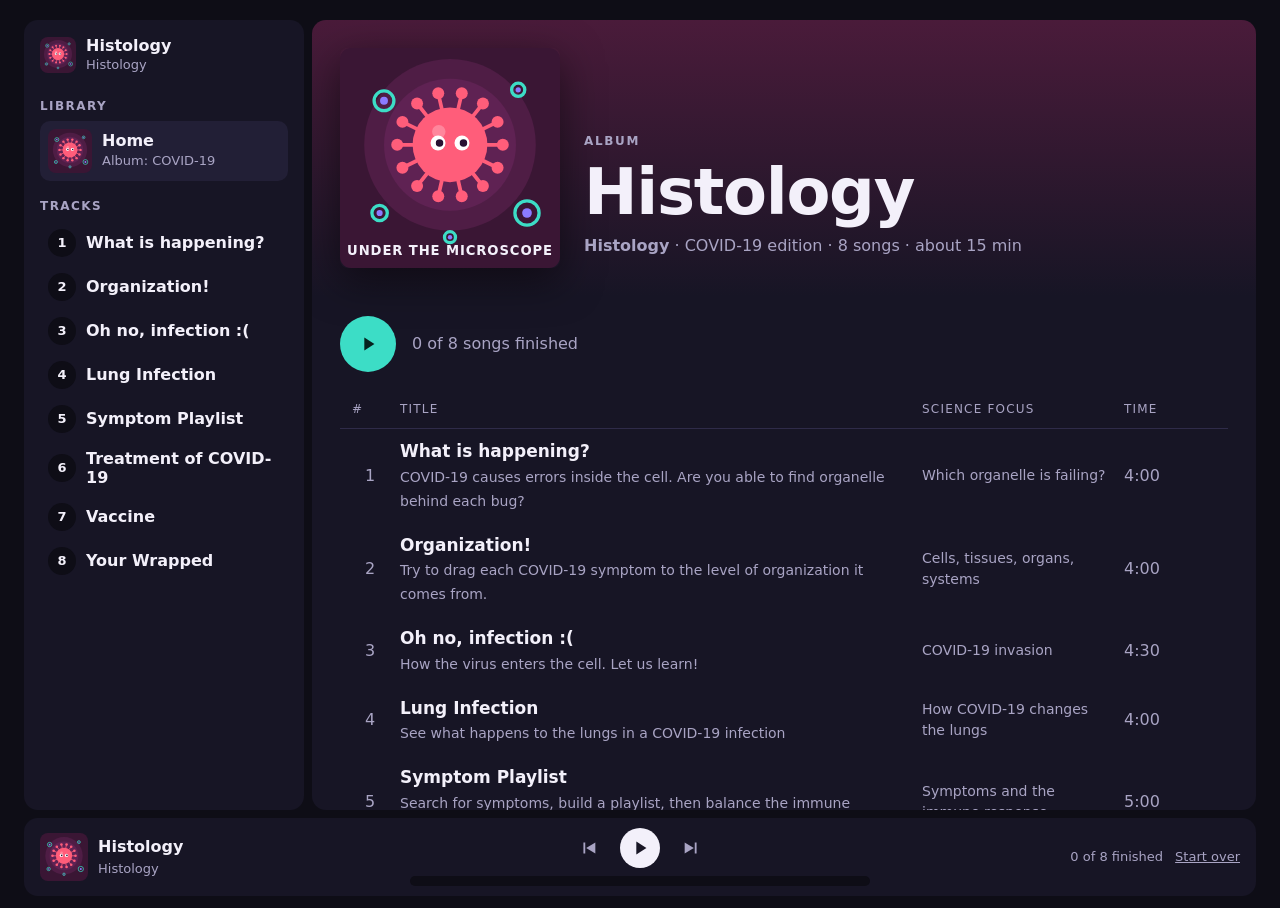
<file: index.html>
<!doctype html>
<html lang="en">
<head>
  <meta charset="utf-8">
  <meta name="viewport" content="width=device-width, initial-scale=1">
  <title>Under the Microscope</title>
  <link rel="stylesheet" href="style.css">
</head>
<body>

  <!-- Three areas. JavaScript fills each one in. -->
  <div class="app">
    <aside class="side" id="side"></aside>
    <main class="main" id="main"></main>
    <footer class="player" id="player"></footer>
  </div>

  <!-- Scripts load in this order. Keep main.js last. -->
  <script src="config.js"></script>            <!-- EDIT THIS: songs, tracks, quiz, all teaching text -->
  <script src="helpers.js"></script>           <!-- saved progress, icons, virus and cover art -->
  <script src="core.js"></script>              <!-- library, player bar, album page, navigation -->
  <script src="track1-organelles.js"></script> <!-- Track 1: Organelle Hits -->
  <script src="track2-build.js"></script>      <!-- Track 2: Build the Body -->
  <script src="track3-hijack.js"></script>     <!-- Track 3: Hijack Session -->
  <script src="track4-lung.js"></script>       <!-- Track 4: Lung Detective -->
  <script src="track5-playlist.js"></script>   <!-- Track 5: Symptom Playlist -->
  <script src="track5b-treatment.js"></script> <!-- Track 6: Treatment of COVID-19 -->
  <script src="track6-vaccine.js"></script>    <!-- Track 7: Race to a Vaccine -->
  <script src="track7-finale.js"></script>     <!-- Track 8: Your Wrapped -->
  <script src="references.js"></script>        <!-- References list at the end of the album page -->
  <script src="main.js"></script>
</body>
</html>
</file>
<file: style.css>
/* ================================================================
   UNDER THE MICROSCOPE: stylesheet

   CONTENTS
   1. Colors and fonts        change the look of the whole site here
   2. Page basics
   3. Page layout             library, main area, player bar
   4. Library
   5. Album page
   6. Player bar
   7. Track frame             title, cards, next-song bar
   8. Shared pieces           buttons, chips, pills, meters, sliders
   9. Diagram styles          labels and clickable spots in the drawings
  10. Track extras            ordering, clues, playlist, quiz, Wrapped
  11. Reduced motion
   ================================================================ */

/* ================================================================
   1. COLORS AND FONTS
   ================================================================ */
:root {
  --bg: #0E0D16;
  --panel: #171525;
  --panel2: #221F36;
  --line: #2F2B49;
  --hero: #4A1B3A;
  --fg: #F3F0FA;
  --muted: #A9A4C4;
  --virus: #FF5D7A;
  --cell: #3CDDC6;
  --gold: #FFD166;
  --violet: #8B7BFF;
  --display: ui-rounded, "SF Pro Rounded", "Arial Rounded MT Bold", "Trebuchet MS", "Segoe UI", system-ui, sans-serif;
  --body: system-ui, -apple-system, "Segoe UI", Roboto, "Helvetica Neue", Arial, sans-serif;
  color-scheme: dark;
}

/* ================================================================
   2. PAGE BASICS
   ================================================================ */
[hidden] { display: none !important; }
html, body { height: 100%; }
* { box-sizing: border-box; }
body {
  background: var(--bg);
  color: var(--fg);
  font: 16px/1.5 var(--body);
  padding-block: 12px;
  padding-left: max(16px, env(safe-area-inset-left, 0px));
  padding-right: max(16px, env(safe-area-inset-right, 0px));
}
h1, h2, h3, p { margin: 0; }
button { font: inherit; color: inherit; cursor: pointer; background: none; border: 0; padding: 0; }
button:disabled { cursor: not-allowed; }
:focus-visible { outline: 3px solid var(--gold); outline-offset: 2px; border-radius: 6px; }

/* ================================================================
   3. PAGE LAYOUT
   ================================================================ */
.app {
  height: 100%;
  display: grid;
  grid-template-columns: 280px minmax(0, 1fr);
  grid-template-rows: minmax(0, 1fr) auto;
  gap: 8px;
}
.side, .main, .player { background: var(--panel); border-radius: 14px; }
.side { padding: 16px; overflow: auto; display: flex; flex-direction: column; gap: 8px; min-height: 0; }
.main { overflow: auto; min-height: 0; min-width: 0; }
.player {
  grid-column: 1 / -1;
  display: grid;
  grid-template-columns: minmax(0, 1fr) minmax(0, 1.5fr) minmax(0, 1fr);
  align-items: center;
  gap: 16px;
  padding: 10px 16px;
}
@media (max-width: 860px) {
  .app { grid-template-columns: minmax(0, 1fr); }
  .side { display: none; }
  .player { grid-template-columns: minmax(0, 1fr) auto; gap: 10px; }
  .player .rt, .player .bar { display: none; }
}

/* ================================================================
   4. LIBRARY
   ================================================================ */
.cov { display: block; border-radius: 8px; flex: none; }
.brand { display: flex; gap: 10px; align-items: center; padding-bottom: 6px; }
.brand b, .libitem b { display: block; font-weight: 700; line-height: 1.2; }
.brand span, .libitem i { display: block; color: var(--muted); font-size: 13px; font-style: normal; }
.slab { font: 700 12px var(--body); letter-spacing: .12em; text-transform: uppercase; color: var(--muted); margin-top: 10px; }
.libitem { display: flex; gap: 10px; align-items: center; text-align: left; width: 100%; padding: 8px; border-radius: 10px; }
.libitem:hover, .libitem.on { background: var(--panel2); }
.libitem .n { width: 28px; height: 28px; border-radius: 50%; display: grid; place-items: center; background: var(--bg); font-size: 13px; font-weight: 700; flex: none; }
.libitem .n svg { color: var(--cell); }

/* ================================================================
   5. ALBUM PAGE
   ================================================================ */
.eyebrow { font-size: 12px; font-weight: 700; letter-spacing: .14em; text-transform: uppercase; color: var(--muted); }
.hero { display: flex; gap: 24px; align-items: flex-end; padding: 28px; background: linear-gradient(180deg, var(--hero), var(--panel)); }
.hero .cov { width: min(220px, 40vw); height: auto; box-shadow: 0 12px 40px rgba(0,0,0,.5); }
.htxt { display: flex; flex-direction: column; gap: 10px; min-width: 0; }
.big { font: 800 clamp(34px, 6vw, 64px)/1 var(--display); letter-spacing: -.02em; text-wrap: balance; }
.big2 { font: 800 clamp(28px, 4vw, 40px)/1.05 var(--display); }
.meta { color: var(--muted); }
.lede { max-width: 62ch; }
@media (max-width: 640px) { .hero { flex-direction: column; align-items: flex-start; padding: 20px; } }
.body { padding: 8px 28px 32px; }
@media (max-width: 640px) { .body { padding: 8px 16px 28px; } }
.actions { display: flex; align-items: center; gap: 16px; padding: 12px 0 18px; }
.playbig { width: 56px; height: 56px; border-radius: 50%; background: var(--cell); color: #06221e; display: grid; place-items: center; }
.playbig:hover { transform: scale(1.06); }
.prog-txt { color: var(--muted); }
.thr, .row { display: grid; grid-template-columns: 36px minmax(0, 1fr) minmax(0, 190px) 52px 28px; gap: 12px; align-items: center; padding: 10px 12px; }
.thr { font-size: 12px; letter-spacing: .1em; text-transform: uppercase; color: var(--muted); border-bottom: 1px solid var(--line); }
.row { width: 100%; text-align: left; border-radius: 10px; }
.row:hover { background: var(--panel2); }
.row .num, .row .tm { color: var(--muted); font-variant-numeric: tabular-nums; }
.row .num { text-align: center; }
.row .tt b { display: block; font-size: 17px; }
.row .tt span, .tag { color: var(--muted); font-size: 14px; }
.row .ck { color: var(--cell); }
@media (max-width: 640px) { .thr, .row { grid-template-columns: 28px minmax(0, 1fr) 24px; gap: 8px; } .tg, .row .tag, .row .tm { display: none; } }
.done-card { margin-bottom: 16px; padding: 16px; border-radius: 14px; background: var(--panel2); border: 2px solid var(--gold); }

/* ================================================================
   6. PLAYER BAR
   ================================================================ */
.player .np { display: flex; gap: 10px; align-items: center; min-width: 0; }
.player .np div { min-width: 0; }
.player .np b, .player .np span { display: block; white-space: nowrap; overflow: hidden; text-overflow: ellipsis; }
.player .np span { color: var(--muted); font-size: 13px; }
.ctl { display: flex; flex-direction: column; align-items: center; gap: 8px; }
.btns { display: flex; align-items: center; gap: 14px; }
.ic { width: 36px; height: 36px; display: grid; place-items: center; border-radius: 50%; color: var(--muted); }
.ic:hover { color: var(--fg); }
.pl { width: 40px; height: 40px; border-radius: 50%; background: var(--fg); color: #1a1726; display: grid; place-items: center; }
.ctl .bar { width: 100%; max-width: 460px; }
.rt { display: flex; gap: 12px; justify-content: flex-end; align-items: center; color: var(--muted); font-size: 13px; }
.link { color: var(--muted); text-decoration: underline; }

/* ================================================================
   7. TRACK FRAME
   ================================================================ */
.topbar { display: flex; align-items: center; gap: 10px; padding: 14px 20px 0; }
.chev { width: 36px; height: 36px; border-radius: 50%; background: var(--bg); display: grid; place-items: center; }
.thead { display: flex; gap: 18px; align-items: center; padding: 14px 28px 8px; }
.tnum { font: 800 clamp(48px, 9vw, 88px)/1 var(--display); color: var(--virus); }
.thead h1 { font: 800 clamp(28px, 5vw, 44px)/1.05 var(--display); text-wrap: balance; }
.thead .lede { color: var(--muted); margin-top: 4px; }
.stage { padding: 12px 28px 8px; display: flex; flex-direction: column; gap: 16px; }
@media (max-width: 640px) { .stage, .thead { padding-left: 16px; padding-right: 16px; } .topbar { padding-left: 12px; } }
.two { display: grid; grid-template-columns: minmax(0, 1.3fr) minmax(0, 1fr); gap: 16px; align-items: start; }
.two.wide { grid-template-columns: minmax(0, 1.7fr) minmax(0, 1fr); }
@media (max-width: 860px) { .two, .two.wide { grid-template-columns: minmax(0, 1fr); } }
.card { background: var(--panel2); border-radius: 14px; padding: 16px; min-width: 0; display: flex; flex-direction: column; gap: 10px; }
.card h3 { font: 700 19px var(--display); }
.art { padding: 8px; }
.art svg { display: block; width: 100%; height: auto; }
.nextbar { margin: 8px 28px 0; padding: 14px 16px; border-radius: 14px; background: var(--bg); border: 2px solid var(--cell); display: flex; align-items: center; justify-content: space-between; gap: 12px; flex-wrap: wrap; }
@media (max-width: 640px) { .nextbar { margin-left: 16px; margin-right: 16px; } }

/* ================================================================
   8. SHARED PIECES
   ================================================================ */
.btn { display: inline-flex; align-items: center; gap: 8px; border-radius: 999px; padding: 10px 18px; font-weight: 700; background: var(--fg); color: #1a1726; }
.btn.pri { background: var(--cell); color: #06221e; }
.btn.ghost { background: transparent; border: 2px solid var(--line); color: var(--fg); }
.btn[disabled] { opacity: .45; cursor: not-allowed; }
.btnrow { display: flex; gap: 10px; flex-wrap: wrap; }
.chip { display: inline-block; align-self: flex-start; font-size: 12px; font-weight: 800; letter-spacing: .08em; text-transform: uppercase; padding: 3px 10px; border-radius: 999px; }
.chip.job { background: rgba(60,221,198,.16); color: var(--cell); }
.chip.tw { background: rgba(255,93,122,.16); color: var(--virus); }
.chip.sy { background: rgba(255,209,102,.16); color: var(--gold); }
.pills { display: flex; gap: 8px; flex-wrap: wrap; }
.pill { font-size: 13px; font-weight: 700; padding: 6px 12px; border-radius: 999px; background: var(--bg); color: var(--fg); }
.pill.on { background: var(--cell); color: #06221e; }
.pill:disabled { opacity: .35; }
.seg { display: flex; gap: 6px; flex-wrap: wrap; }
.segb { padding: 8px 14px; border-radius: 999px; background: var(--bg); font-weight: 700; }
.segb.on { background: var(--fg); color: #1a1726; }
input[type=range] { width: 100%; accent-color: var(--cell); }
input[type=search].search { width: 100%; padding: 12px 16px; border-radius: 999px; border: 2px solid var(--line); background: var(--bg); color: var(--fg); font: 16px var(--body); }
input[type=search].search:focus { outline: 3px solid var(--gold); outline-offset: 2px; }
.rl { display: flex; justify-content: space-between; color: var(--muted); font-size: 13px; }
.fb { min-height: 1.5em; font-weight: 700; }
.fb.good { color: var(--cell); }
.fb.bad { color: var(--virus); }
.meter { display: flex; flex-direction: column; gap: 6px; }
.mbar, .bar { height: 10px; border-radius: 999px; background: var(--bg); overflow: hidden; }
.mbar span { display: block; height: 100%; background: var(--gold); transition: width .4s; }
.bar span { display: block; height: 100%; background: var(--cell); transition: width .4s; }
.legend { display: flex; gap: 14px; flex-wrap: wrap; color: var(--muted); font-size: 14px; }
.legend i { display: inline-block; width: 12px; height: 12px; border-radius: 50%; margin-right: 6px; vertical-align: -1px; }

/* ================================================================
   9. DIAGRAM STYLES
   ================================================================ */
svg text { font-family: var(--body); }
.lb { fill: var(--fg); font-size: 16px; font-weight: 700; }
.lbl { stroke: var(--muted); stroke-width: 2; fill: none; }
.hot, .kv, .hs { cursor: pointer; }
.hot:hover, .kv:hover { filter: brightness(1.15); }
.ring { transform-box: fill-box; transform-origin: center; animation: pulse 1.6s ease-out infinite; }
.ok .ring { display: none; }
@keyframes pulse { from { transform: scale(1); opacity: .85; } to { transform: scale(2.1); opacity: 0; } }
.shake { animation: shake .35s; }
@keyframes shake { 25% { transform: translateX(-6px); } 75% { transform: translateX(6px); } }
.flow { stroke-dasharray: 8 10; animation: dash 1.2s linear infinite; }
@keyframes dash { to { stroke-dashoffset: -36; } }
.lt { fill: #2A1233; font-size: 15px; font-weight: 800; paint-order: stroke; stroke: #fff; stroke-width: 5px; stroke-linejoin: round; text-anchor: middle; }
.ll { stroke: #2A1233; stroke-width: 2.5; fill: none; }
.hs .lab { display: none; }
.hs.ok .lab { display: inline; }
.hs .bg { fill: #FFD166; }
.hs.ok .bg { fill: #3CDDC6; }

/* ================================================================
   10. TRACK EXTRAS
   ================================================================ */
/* ordering and job cards */
.ord { display: grid; grid-template-columns: repeat(auto-fit, minmax(150px, 1fr)); gap: 10px; }
.ordb { position: relative; background: var(--bg); border-radius: 12px; padding: 14px 12px; text-align: left; min-height: 76px; }
.ordb b { display: block; }
.ordb span { color: var(--muted); font-size: 14px; }
.ordb.set { outline: 2px solid var(--gold); }
.ordb.ok { outline: 2px solid var(--cell); opacity: .7; }
.ordb .bn { position: absolute; top: 8px; right: 8px; width: 24px; height: 24px; border-radius: 50%; background: var(--cell); color: #06221e; font-weight: 800; display: none; place-items: center; font-size: 13px; }
.ordb.set .bn { display: grid; }

/* clue cards in Track 2 */
.clue { background: var(--bg); }
.clue.ok { outline: 2px solid var(--cell); }
.clue .btnrow { margin-top: 4px; }

/* playlist songs */
.list { display: flex; flex-direction: column; gap: 8px; max-height: 360px; overflow: auto; }
.song { display: flex; justify-content: space-between; align-items: center; gap: 10px; background: var(--bg); border-radius: 12px; padding: 10px 12px; }
.song b { display: block; }
.song span { color: var(--muted); font-size: 14px; }

/* quiz */
.lyriccard { background: linear-gradient(135deg, var(--hero), var(--bg)); border-radius: 12px; padding: 16px; display: flex; flex-direction: column; gap: 6px; }
.opts { display: grid; gap: 10px; }
.opt { text-align: left; padding: 12px 14px; border-radius: 12px; background: var(--bg); border: 2px solid transparent; font-weight: 600; }
.opt:hover { border-color: var(--line); }
.opt.right { border-color: var(--cell); }
.opt.wrong { border-color: var(--virus); }

/* Wrapped */
.wrapped { background: linear-gradient(160deg, #4A1B3A, #171525 60%, #0E0D16); }
.stats { display: grid; grid-template-columns: repeat(2, minmax(0, 1fr)); gap: 10px; }
@media (max-width: 640px) { .stats { grid-template-columns: minmax(0, 1fr); } }
.stats > div { background: rgba(0,0,0,.25); border-radius: 12px; padding: 12px; display: flex; flex-direction: column; }
.stats b { font: 800 26px var(--display); color: var(--gold); }
.stats span { color: var(--muted); font-size: 14px; }

/* sorting cards and bins (Track 2) */
.pool { display: flex; flex-wrap: wrap; gap: 10px; margin-top: 8px; min-height: 60px; }
.sc { background: var(--bg); border: 2px solid var(--line); border-radius: 12px; padding: 12px 14px; font-weight: 600; cursor: grab; touch-action: none; user-select: none; max-width: 100%; }
.sc:hover { border-color: var(--cell); }
.sc.dragging { opacity: .35; }
.sc.placed { cursor: default; border-color: var(--cell); font-weight: 600; width: 100%; margin-top: 6px; }
.sc.ghost { position: fixed; z-index: 1000; pointer-events: none; opacity: .95; box-shadow: 0 12px 30px rgba(0,0,0,.5); transform: rotate(-2deg); margin: 0; }
.bins { display: grid; grid-template-columns: repeat(4, minmax(0, 1fr)); gap: 12px; }
@media (max-width: 760px) { .bins { grid-template-columns: repeat(2, minmax(0, 1fr)); } }
.bin { background: var(--panel2); border: 2px dashed var(--line); border-radius: 14px; padding: 12px; min-height: 180px; display: flex; flex-direction: column; gap: 8px; }
.bin.over { border-color: var(--gold); background: rgba(255,209,102,.08); }
.bin.shake { border-color: var(--virus); }
.bin h4 { font: 800 16px var(--display); color: var(--cell); }
.binlist { display: flex; flex-direction: column; gap: 6px; }

/* Wrapped slides (Track 6) */
.wslide { border-radius: 18px; padding: 36px 28px; min-height: 340px; display: flex; flex-direction: column; justify-content: center; gap: 14px; text-align: left; }
.wbig { font: 800 clamp(40px, 8vw, 72px)/1 var(--display); letter-spacing: -.02em; text-wrap: balance; }
.wtext { font-size: 18px; max-width: 40ch; }
.wnav { display: flex; align-items: center; justify-content: space-between; gap: 12px; margin-top: 12px; }
.wdots { display: flex; gap: 6px; }
.wdots span { width: 8px; height: 8px; border-radius: 50%; background: var(--line); }
.wdots span.on { background: var(--gold); }

/* dial readouts (Track 4) */
.meter span b { color: var(--fg); }

/* treatment and vaccine pictures (Tracks 6 and 7) */
.vroad { display: flex; align-items: center; flex-wrap: wrap; gap: 4px; }
.vn { width: 46px; height: 46px; border-radius: 50%; background: var(--bg); border: 3px solid var(--line); display: grid; place-items: center; flex: none; }
.vn svg { width: 28px; height: 28px; }
.vn.on { border-color: var(--gold); }
.vn.ok { border-color: var(--cell); color: var(--cell); }
.vl { width: 14px; height: 3px; border-radius: 2px; background: var(--line); flex: none; }
.tiles { display: flex; flex-wrap: wrap; gap: 4px; }
.mon { display: inline-block; width: 18px; height: 18px; border-radius: 5px; background: var(--bg); border: 2px solid var(--line); }
.mon.used { background: var(--virus); border-color: var(--virus); }
.mon.over { background: var(--gold); border-color: var(--gold); }
.mon.spare { background: var(--cell); border-color: var(--cell); }
.vhead { display: flex; gap: 14px; align-items: center; }
.vhead svg { flex: none; }
.vopts { display: grid; grid-template-columns: repeat(auto-fit, minmax(150px, 1fr)); gap: 10px; }
.opt.vopt { display: flex; flex-direction: column; align-items: center; justify-content: flex-start; text-align: center; gap: 8px; padding: 14px 10px; }
.opt.vopt svg { flex: none; }
.opt.vopt .tiles { justify-content: center; }
.opt.vopt .mon { width: 12px; height: 12px; border-radius: 3px; }

/* ================================================================
   11. REDUCED MOTION
   ================================================================ */
@media (prefers-reduced-motion: reduce) { *, *::before, *::after { animation: none !important; transition: none !important; } }
</file>
